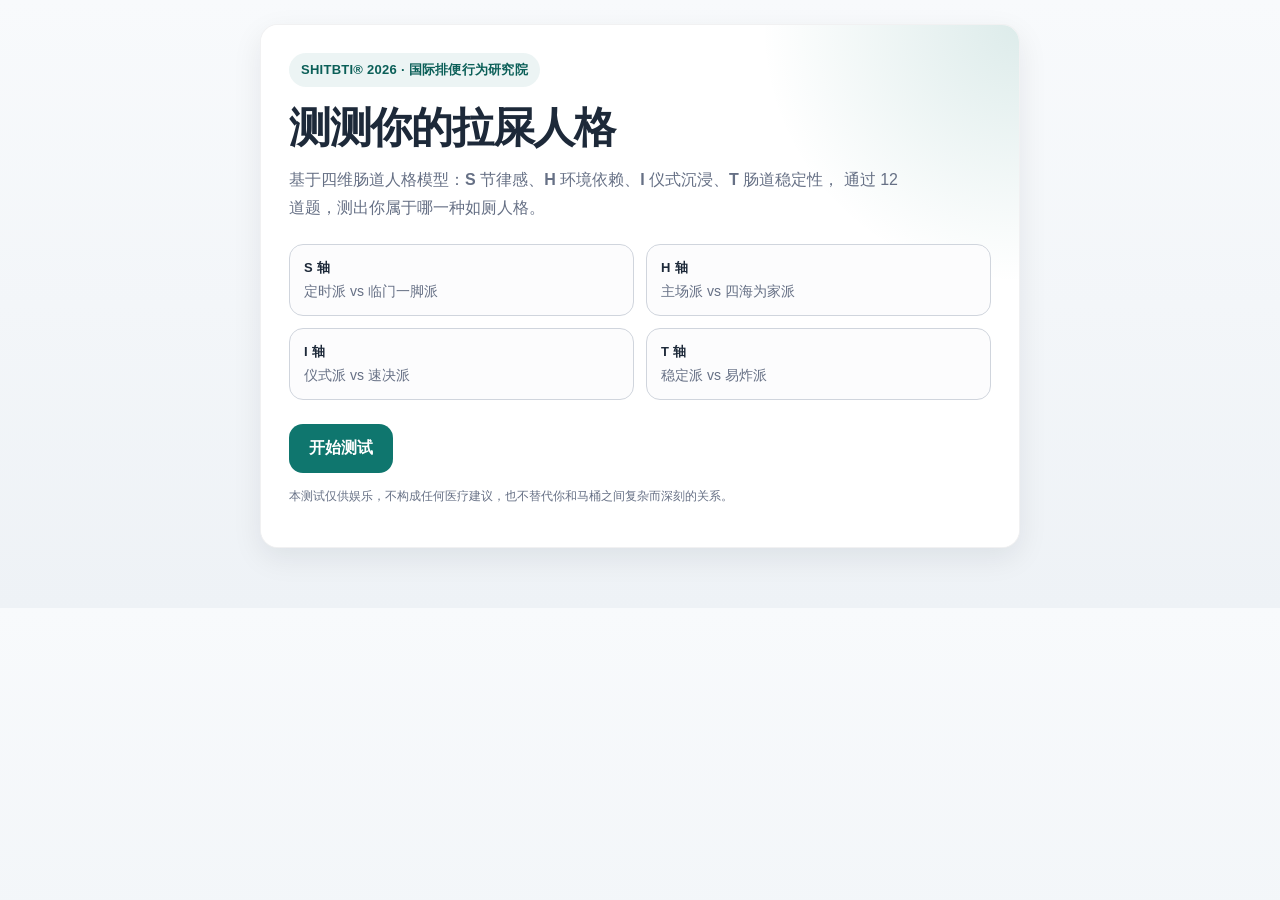
<file: index.html>
<!DOCTYPE html>
<html lang="zh-CN">
<head>
  <meta charset="UTF-8" />
  <meta name="viewport" content="width=device-width, initial-scale=1.0" />
  <title>SHITBTI® 拉屎人格测试</title>
  <meta name="description" content="一个假正经研究机构风的中文趣味人格测试。12 题测出你的 SHITBTI 拉屎人格类型。" />
  <meta name="keywords" content="SHITBTI,拉屎人格测试,趣味测试,H5" />
  <meta name="theme-color" content="#0f766e" />
  <meta property="og:title" content="SHITBTI® 拉屎人格测试" />
  <meta property="og:description" content="基于四维肠道人格模型，3 分钟测出你的如厕人格。" />
  <meta property="og:type" content="website" />
  <meta property="og:image" content="assets/img/og-placeholder.svg" />
  <link rel="icon" href="assets/img/favicon.svg" type="image/svg+xml" />
  <link rel="stylesheet" href="assets/css/styles.css" />
</head>
<body>
  <main class="wrap">
    <section id="screen-home" class="card">
      <div class="hero">
        <div class="badge">SHITBTI® 2026 · 国际排便行为研究院</div>
        <h1>测测你的拉屎人格</h1>
        <p class="sub">
          基于四维肠道人格模型：<strong>S</strong> 节律感、<strong>H</strong> 环境依赖、<strong>I</strong> 仪式沉浸、<strong>T</strong> 肠道稳定性，
          通过 12 道题，测出你属于哪一种如厕人格。
        </p>
        <div class="grid">
          <div class="mini"><strong>S 轴</strong>定时派 vs 临门一脚派</div>
          <div class="mini"><strong>H 轴</strong>主场派 vs 四海为家派</div>
          <div class="mini"><strong>I 轴</strong>仪式派 vs 速决派</div>
          <div class="mini"><strong>T 轴</strong>稳定派 vs 易炸派</div>
        </div>
        <div class="actions">
          <button class="btn-primary" id="start-btn">开始测试</button>
        </div>
        <p class="muted-note">本测试仅供娱乐，不构成任何医疗建议，也不替代你和马桶之间复杂而深刻的关系。</p>
      </div>
    </section>

    <section id="screen-quiz" class="card hidden" aria-live="polite">
      <div class="panel">
        <div class="progress-row">
          <span id="progress-label">第 1 / 12 题</span>
          <span id="scan-text">肠道扫描启动中……</span>
        </div>
        <div class="progress"><div id="progress-bar"></div></div>
        <h2 class="question-title" id="question-title"></h2>
        <p class="question-tip">请选择最像你的那个选项。没有标准答案，只有真实的人类排便生态。</p>
        <div class="options" id="options"></div>
        <div class="status" id="status"></div>
      </div>
    </section>

    <section id="screen-result" class="card hidden">
      <div class="result-head" id="result-card-source">
        <div class="code" id="result-code"></div>
        <h2 class="result-title" id="result-name"></h2>
        <p class="result-summary" id="result-summary"></p>
        <div class="pill-row" id="traits"></div>
      </div>
      <div class="result-body">
        <div class="result-card-grid">
          <div class="block profile-card">
            <h3>测评结果卡</h3>
            <div class="fact-grid">
              <div class="fact-item">
                <span class="fact-label">研究院评级</span>
                <strong class="fact-value" id="result-rarity"></strong>
              </div>
              <div class="fact-item">
                <span class="fact-label">节律偏好</span>
                <strong class="fact-value" id="result-rhythm"></strong>
              </div>
              <div class="fact-item">
                <span class="fact-label">主战场</span>
                <strong class="fact-value" id="result-scene"></strong>
              </div>
              <div class="fact-item">
                <span class="fact-label">执行方式</span>
                <strong class="fact-value" id="result-style"></strong>
              </div>
              <div class="fact-item fact-item--full">
                <span class="fact-label">肠道状态</span>
                <strong class="fact-value" id="result-stability"></strong>
              </div>
            </div>
          </div>

          <div class="block roast-card">
            <h3>损友锐评</h3>
            <p class="roast-text" id="result-roast"></p>
            <div class="advice-chip" id="result-advice"></div>
          </div>
        </div>

        <div class="block">
          <h3>研究院结论</h3>
          <p id="result-description"></p>
        </div>
        <div class="block">
          <h3>群众证词</h3>
          <p id="result-friend"></p>
        </div>
        <div class="block">
          <h3>风险提示</h3>
          <ul id="result-risks"></ul>
        </div>
        <div class="block">
          <h3>行为标签</h3>
          <p id="result-tags"></p>
        </div>

        <div class="block">
          <h3>分享文案版本（A/B）</h3>
          <div class="variant-row" role="group" aria-label="分享文案版本切换">
            <button class="variant-btn is-active" id="variant-a-btn" data-variant="A">版本 A（结果播报）</button>
            <button class="variant-btn" id="variant-b-btn" data-variant="B">版本 B（研究院鉴定书）</button>
          </div>
          <p class="share-preview" id="share-preview"></p>
        </div>

        <div class="footer-actions">
          <button class="btn-primary" id="restart-btn">再测一次</button>
          <button class="btn-secondary" id="copy-btn">复制结果文案</button>
          <button class="btn-secondary" id="share-image-btn">生成分享图</button>
        </div>
        <p class="muted-note">本项目不收集用户隐私数据；分享图仅在你的浏览器本地生成并下载。</p>
      </div>
    </section>
  </main>

  <script src="assets/js/questions.js"></script>
  <script src="assets/js/results.js"></script>
  <script src="assets/js/utils.js"></script>
  <script src="assets/js/app.js"></script>
</body>
</html>
</file>
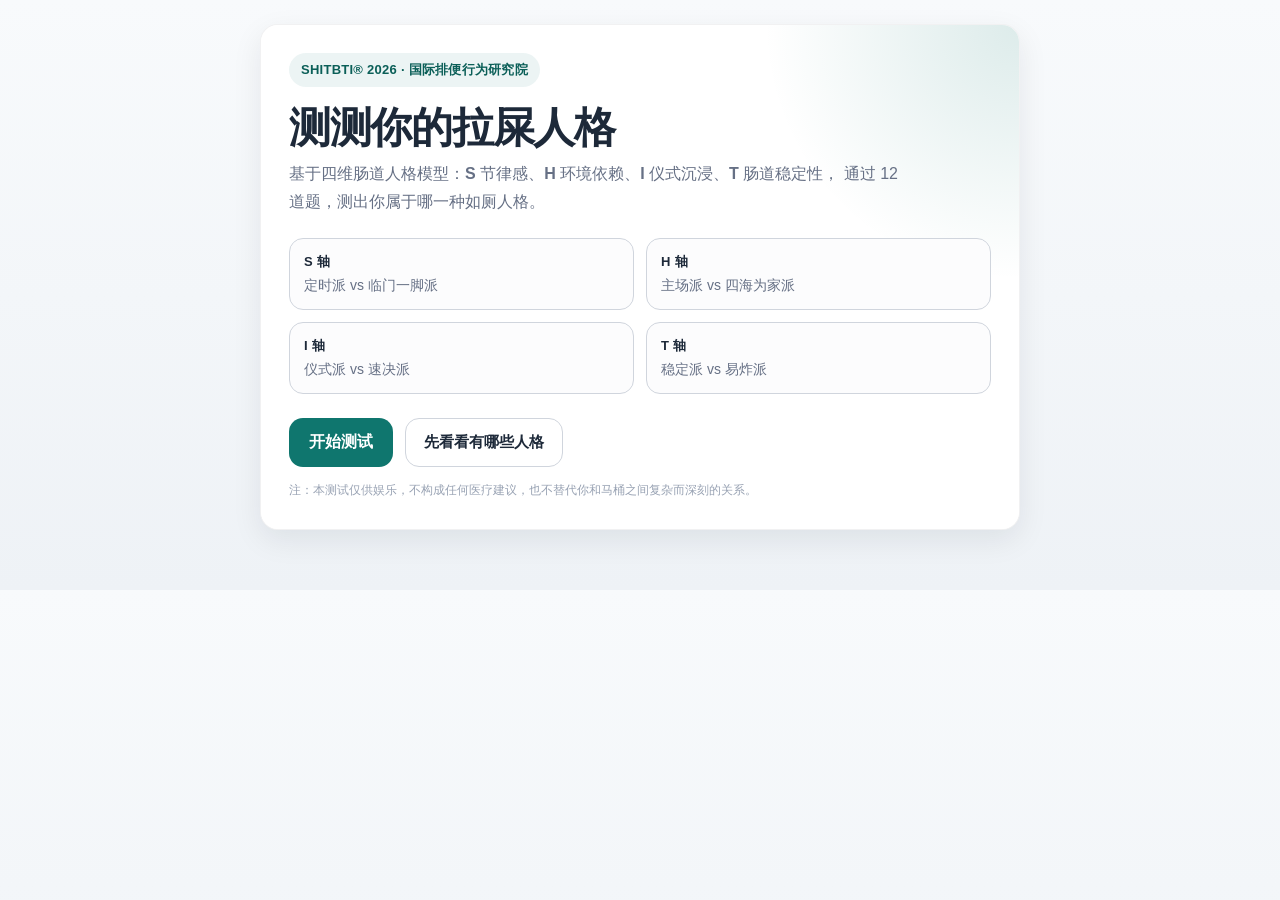
<file: shitbti_h_5_v_1.html>
<!DOCTYPE html>
<html lang="zh-CN">
<head>
  <meta charset="UTF-8" />
  <meta name="viewport" content="width=device-width, initial-scale=1.0" />
  <title>SHITBTI® 拉屎人格测试</title>
  <style>
    :root {
      --bg: #f5f7f8;
      --card: #ffffff;
      --text: #1d2939;
      --muted: #667085;
      --line: #d0d5dd;
      --accent: #0f766e;
      --accent-2: #0b5f58;
      --danger: #7a271a;
      --shadow: 0 10px 30px rgba(16, 24, 40, 0.08);
      --radius: 18px;
    }
    * { box-sizing: border-box; }
    body {
      margin: 0;
      font-family: -apple-system, BlinkMacSystemFont, "Segoe UI", Roboto, "PingFang SC",
        "Hiragino Sans GB", "Microsoft YaHei", sans-serif;
      background: linear-gradient(180deg, #f8fafc 0%, #eef2f6 100%);
      color: var(--text);
    }
    .wrap {
      width: min(760px, calc(100vw - 24px));
      margin: 0 auto;
      padding: 24px 0 60px;
    }
    .card {
      background: var(--card);
      border: 1px solid rgba(16, 24, 40, 0.06);
      border-radius: var(--radius);
      box-shadow: var(--shadow);
      overflow: hidden;
    }
    .hero {
      padding: 28px;
      background: radial-gradient(circle at top right, rgba(15,118,110,0.14), transparent 28%), #fff;
    }
    .badge {
      display: inline-flex;
      align-items: center;
      gap: 8px;
      padding: 8px 12px;
      border-radius: 999px;
      background: rgba(15,118,110,0.08);
      color: var(--accent-2);
      font-size: 13px;
      font-weight: 700;
      letter-spacing: 0.02em;
    }
    h1 {
      margin: 18px 0 10px;
      font-size: clamp(28px, 6vw, 42px);
      line-height: 1.08;
      letter-spacing: -0.03em;
    }
    .sub {
      color: var(--muted);
      font-size: 16px;
      line-height: 1.75;
      max-width: 620px;
    }
    .grid {
      display: grid;
      grid-template-columns: repeat(2, minmax(0, 1fr));
      gap: 12px;
      margin-top: 22px;
    }
    .mini {
      padding: 14px;
      border: 1px solid var(--line);
      border-radius: 14px;
      background: #fcfcfd;
      font-size: 14px;
      color: var(--muted);
    }
    .mini strong {
      display: block;
      color: var(--text);
      margin-bottom: 6px;
      font-size: 13px;
      letter-spacing: 0.02em;
      text-transform: uppercase;
    }
    .actions {
      display: flex;
      flex-wrap: wrap;
      gap: 12px;
      margin-top: 24px;
    }
    button {
      border: none;
      outline: none;
      cursor: pointer;
      transition: 0.2s ease;
    }
    .btn-primary {
      background: var(--accent);
      color: #fff;
      padding: 14px 20px;
      border-radius: 14px;
      font-size: 16px;
      font-weight: 700;
    }
    .btn-primary:hover { background: var(--accent-2); }
    .btn-secondary {
      background: #fff;
      color: var(--text);
      padding: 14px 18px;
      border-radius: 14px;
      border: 1px solid var(--line);
      font-size: 15px;
      font-weight: 600;
    }
    .panel {
      padding: 22px;
      margin-top: 18px;
    }
    .progress-row {
      display: flex;
      justify-content: space-between;
      align-items: center;
      gap: 12px;
      margin-bottom: 14px;
      font-size: 14px;
      color: var(--muted);
    }
    .progress {
      width: 100%;
      height: 10px;
      border-radius: 999px;
      background: #e4e7ec;
      overflow: hidden;
    }
    .progress > div {
      height: 100%;
      width: 0;
      background: linear-gradient(90deg, #0f766e 0%, #14b8a6 100%);
      transition: width 0.25s ease;
    }
    .question-title {
      margin: 16px 0 8px;
      font-size: clamp(22px, 4.6vw, 30px);
      line-height: 1.3;
    }
    .question-tip {
      color: var(--muted);
      font-size: 14px;
      margin-bottom: 18px;
    }
    .options {
      display: grid;
      gap: 12px;
    }
    .option {
      text-align: left;
      width: 100%;
      padding: 16px 16px;
      border-radius: 16px;
      border: 1px solid var(--line);
      background: #fff;
      color: var(--text);
      font-size: 16px;
      line-height: 1.5;
      font-weight: 600;
    }
    .option:hover {
      transform: translateY(-1px);
      border-color: #98a2b3;
      box-shadow: 0 10px 24px rgba(16,24,40,0.06);
    }
    .status {
      margin-top: 14px;
      font-size: 14px;
      color: var(--danger);
      min-height: 20px;
    }
    .result-head {
      padding: 28px 28px 10px;
      border-bottom: 1px solid rgba(16,24,40,0.06);
      background: radial-gradient(circle at top right, rgba(15,118,110,0.14), transparent 28%), #fff;
    }
    .code {
      font-size: 14px;
      font-weight: 800;
      letter-spacing: 0.16em;
      color: var(--accent);
      text-transform: uppercase;
    }
    .result-title {
      margin: 12px 0 6px;
      font-size: clamp(30px, 6vw, 44px);
      line-height: 1.08;
      letter-spacing: -0.03em;
    }
    .result-summary {
      color: var(--muted);
      font-size: 17px;
      line-height: 1.75;
      max-width: 620px;
    }
    .result-body {
      padding: 24px 28px 28px;
      display: grid;
      gap: 14px;
    }
    .block {
      border: 1px solid var(--line);
      border-radius: 16px;
      padding: 16px;
      background: #fcfcfd;
    }
    .block h3 {
      margin: 0 0 10px;
      font-size: 15px;
    }
    .block p, .block li {
      color: var(--muted);
      line-height: 1.8;
      font-size: 15px;
    }
    ul { margin: 0; padding-left: 1.2em; }
    .footer-actions {
      display: flex;
      flex-wrap: wrap;
      gap: 12px;
      margin-top: 8px;
    }
    .hidden { display: none !important; }
    .muted-note {
      font-size: 12px;
      color: #98a2b3;
      margin-top: 14px;
      line-height: 1.6;
    }
    .pill-row {
      display: flex;
      flex-wrap: wrap;
      gap: 10px;
      margin-top: 8px;
    }
    .pill {
      padding: 8px 10px;
      background: rgba(15,118,110,0.08);
      color: var(--accent-2);
      border-radius: 999px;
      font-size: 13px;
      font-weight: 700;
    }
    @media (max-width: 640px) {
      .hero, .panel, .result-head, .result-body { padding-left: 18px; padding-right: 18px; }
      .grid { grid-template-columns: 1fr; }
    }
  </style>
</head>
<body>
  <div class="wrap">
    <section id="screen-home" class="card">
      <div class="hero">
        <div class="badge">SHITBTI® 2026 · 国际排便行为研究院</div>
        <h1>测测你的拉屎人格</h1>
        <div class="sub">
          基于四维肠道人格模型：<strong>S</strong> 节律感、<strong>H</strong> 环境依赖、<strong>I</strong> 仪式沉浸、<strong>T</strong> 肠道稳定性，
          通过 12 道题，测出你属于哪一种如厕人格。
        </div>
        <div class="grid">
          <div class="mini"><strong>S 轴</strong>定时派 vs 临门一脚派</div>
          <div class="mini"><strong>H 轴</strong>主场派 vs 四海为家派</div>
          <div class="mini"><strong>I 轴</strong>仪式派 vs 速决派</div>
          <div class="mini"><strong>T 轴</strong>稳定派 vs 易炸派</div>
        </div>
        <div class="actions">
          <button class="btn-primary" id="start-btn">开始测试</button>
          <button class="btn-secondary" id="preview-results-btn">先看看有哪些人格</button>
        </div>
        <div class="muted-note">注：本测试仅供娱乐，不构成任何医疗建议，也不替代你和马桶之间复杂而深刻的关系。</div>
      </div>
    </section>

    <section id="screen-quiz" class="card hidden" aria-live="polite">
      <div class="panel">
        <div class="progress-row">
          <span id="progress-label">第 1 / 12 题</span>
          <span id="scan-text">肠道扫描启动中……</span>
        </div>
        <div class="progress"><div id="progress-bar"></div></div>
        <h2 class="question-title" id="question-title"></h2>
        <div class="question-tip">请选择最像你的那个选项。没有标准答案，只有真实的人类排便生态。</div>
        <div class="options" id="options"></div>
        <div class="status" id="status"></div>
      </div>
    </section>

    <section id="screen-result" class="card hidden">
      <div class="result-head">
        <div class="code" id="result-code"></div>
        <h2 class="result-title" id="result-name"></h2>
        <div class="result-summary" id="result-summary"></div>
        <div class="pill-row" id="traits"></div>
      </div>
      <div class="result-body">
        <div class="block">
          <h3>人格解析</h3>
          <p id="result-description"></p>
        </div>
        <div class="block">
          <h3>朋友眼中的你</h3>
          <p id="result-friend"></p>
        </div>
        <div class="block">
          <h3>风险提示</h3>
          <ul id="result-risks"></ul>
        </div>
        <div class="block">
          <h3>你的行为标签</h3>
          <p id="result-tags"></p>
        </div>
        <div class="footer-actions">
          <button class="btn-primary" id="restart-btn">再测一次</button>
          <button class="btn-secondary" id="copy-btn">复制结果文案</button>
        </div>
        <div class="muted-note">下一步你可以把这个单文件直接发到 GitHub Pages、Netlify 或 Cloudflare Pages，上线就是一个可访问的 H5。</div>
      </div>
    </section>
  </div>

  <script>
    const questions = [
      {
        title: '你的排便节律更像哪一种？',
        options: [
          { text: '每天大概固定在同一个时间段', score: { S: 2 } },
          { text: '有一点规律，但不至于像打卡', score: { S: 1 } },
          { text: '看吃了什么和当天状态', score: { t: 1, s: 1 } },
          { text: '完全随机，来了就是最后通牒', score: { s: 2 } }
        ]
      },
      {
        title: '最常见的触发时刻是？',
        options: [
          { text: '起床后不久，身体像自动排程', score: { S: 2 } },
          { text: '饭后 / 咖啡后 / 奶茶后', score: { t: 1, s: 1 } },
          { text: '下午某个神秘时间点', score: { S: 1 } },
          { text: '没有固定触发，纯看命', score: { s: 2 } }
        ]
      },
      {
        title: '当便意出现时，你通常会？',
        options: [
          { text: '我早有预感，会提前布局', score: { S: 2, I: 1 } },
          { text: '感觉差不多了，顺路去处理', score: { S: 1, i: 1 } },
          { text: '先忍一会儿，能拖就拖', score: { H: 1, s: 1 } },
          { text: '屎到临头，立刻冲刺', score: { s: 2, t: 1 } }
        ]
      },
      {
        title: '你的理想战场是？',
        options: [
          { text: '只信任自己家的马桶', score: { H: 2 } },
          { text: '公司也行，只要熟悉', score: { H: 1 } },
          { text: '高配商场 / 酒店公厕也能接受', score: { h: 1 } },
          { text: '只要够干净，哪里都能发挥', score: { h: 2 } }
        ]
      },
      {
        title: '你坐下之后通常会？',
        options: [
          { text: '立刻办正事，速战速决', score: { i: 2 } },
          { text: '先刷会儿手机，状态要铺垫', score: { I: 2 } },
          { text: '边拉边沉思，顺便看点东西', score: { I: 2 } },
          { text: '拉完还会坐一会儿冷静一下', score: { I: 1, H: 1 } }
        ]
      },
      {
        title: '单次平均时长更接近？',
        options: [
          { text: '1～3 分钟，我是效率机器', score: { i: 2 } },
          { text: '3～8 分钟，合理、稳定、克制', score: { i: 1, T: 1 } },
          { text: '8～15 分钟，需要完整体验', score: { I: 2 } },
          { text: '15 分钟以上，厕所是我的思考舱', score: { I: 2, H: 1 } }
        ]
      },
      {
        title: '以下哪句话最像你？',
        options: [
          { text: '环境不对，我宁愿先憋着', score: { H: 2 } },
          { text: '流程要完整，不能太仓促', score: { I: 2 } },
          { text: '有感觉就去，没有就算了', score: { h: 1, i: 1 } },
          { text: '我的肠道经常临场发挥', score: { t: 2 } }
        ]
      },
      {
        title: '你对“欣赏作品”的态度是？',
        options: [
          { text: '真男人从不回头看爆炸', score: { i: 2 } },
          { text: '偶尔确认一下健康状态', score: { T: 1, I: 1 } },
          { text: '必看，这是成果验收', score: { I: 2 } },
          { text: '我会综合评估形状、完整度与气势', score: { I: 2, T: 1 } }
        ]
      },
      {
        title: '你最容易被什么触发？',
        options: [
          { text: '基本不被触发，主打稳定输出', score: { T: 2 } },
          { text: '咖啡、奶茶、冰的东西', score: { t: 2 } },
          { text: '辣的、火锅、重油重盐', score: { t: 2 } },
          { text: '情绪波动、紧张、赶时间', score: { t: 2, s: 1 } }
        ]
      },
      {
        title: '你的肠道状态更像？',
        options: [
          { text: '常年稳定，成型顺滑', score: { T: 2 } },
          { text: '偶尔便秘，但整体可控', score: { T: 1, H: 1 } },
          { text: '偶尔蹿稀，存在爆发风险', score: { t: 2 } },
          { text: '便秘与蹿稀反复横跳', score: { t: 2, s: 1 } }
        ]
      },
      {
        title: '外出差旅时，你通常会？',
        options: [
          { text: '依然照常发挥，主打适应力', score: { h: 2, T: 1 } },
          { text: '能拉，但必须挑厕所', score: { H: 1 } },
          { text: '节律会乱掉，最好还是回家', score: { H: 2, S: 1 } },
          { text: '状态很难预测，看当天肠道心情', score: { t: 1, s: 1 } }
        ]
      },
      {
        title: '如果商场突然强烈来意，但厕所排队，你会？',
        options: [
          { text: '死守阵地，排也得排到', score: { H: 1, I: 1 } },
          { text: '迅速寻找其他楼层或备用点位', score: { h: 2 } },
          { text: '先忍一忍，赌自己扛得住', score: { H: 1, s: 1 } },
          { text: '已经来不及了，马上进入一级响应', score: { s: 2, t: 2 } }
        ]
      }
    ];

    const results = {
      SHIT: {
        name: '天选晨拉官',
        summary: '你的人生也许会失控，但你的排便时间不会。',
        description: '你节律稳定、偏爱熟悉环境、流程完整、整体状态也比较健康。你不是在上厕所，你是在完成每日秩序维护。',
        friend: '朋友觉得你神秘消失的时间点比闹钟还准，同事怀疑你每天 9:40 有一个不对外公开的战略会议。',
        risks: ['太依赖固定节律，出差时容易状态失常。', '一旦错过最佳窗口，可能会有轻微情绪波动。'],
        tags: '规律作息 / 主场优势 / 仪式完整 / 稳定输出'
      },
      SHIt: {
        name: '尊贵洁癖王',
        summary: '不是不能拉，只是环境必须配得上你。',
        description: '你对环境要求很高，节律相对稳定，但肠道偶有波动。你信任熟悉的马桶、熟悉的纸、熟悉的空气。',
        friend: '朋友评价你不是在找厕所，而是在筛选合作方。',
        risks: ['过度依赖主场，外出可能憋出战略纵深。', '焦虑时容易加剧便秘或状态混乱。'],
        tags: '环境要求高 / 审美如厕 / 熟悉空间依赖 / 精细化管理'
      },
      SHiT: {
        name: '静默冲锋手',
        summary: '你把排便做成了高效率执行，不拖泥带水。',
        description: '你规律、稳、快，少废话，少铺垫，进入状态就直奔主题。你的人格魅力在于：不内耗、不恋战。',
        friend: '朋友觉得你上厕所像去签收快递，进去、完成、撤离，一气呵成。',
        risks: ['效率过高时，可能忽略了状态观察。', '偶尔会因为太赶而降低体验感。'],
        tags: '效率优先 / 低停留时长 / 规律执行 / 稳定成型'
      },
      SHit: {
        name: '主场突击队',
        summary: '你通常很稳，但偶尔会被肠道打一个措手不及。',
        description: '你偏爱熟悉环境，平时节律尚可，一旦遇到饮食刺激或临场波动，就容易从稳健模式切到战备模式。',
        friend: '朋友说你平时像公务员，发作时像战地记者。',
        risks: ['重口饮食下风险放大。', '对自己“平时很稳”的判断可能过于自信。'],
        tags: '主场作战 / 平时克制 / 临场爆发 / 风险可控'
      },
      sHIT: {
        name: '马桶哲学家',
        summary: '你不只是去排便，你是在厕所里与宇宙对话。',
        description: '你偏临场触发，但对环境挑剔、仪式感强、整体状态尚稳。手机、沉思、发呆、回看作品，这些都是你人格的一部分。',
        friend: '朋友评价你“说去厕所五分钟，结果半小时后才从思想实验中归来”。',
        risks: ['停留时间过长，容易引发腿麻或老板关注。', '手机绑定强，一旦没电会产生灵魂失重。'],
        tags: '沉浸体验 / 手机伴侣 / 主场沉思 / 高仪式感'
      },
      sHIt: {
        name: '末日喷射机',
        summary: '平时安静如鸡，出手就是最后通牒。',
        description: '你触发随机、偏主场依赖、流程不长，但肠道波动感很强。你最大的特点不是勤，而是急。',
        friend: '朋友说你的人生没有预告片，只有突发新闻。',
        risks: ['外出状态下容易进入高压响应。', '饮食踩雷时波动会被放大。'],
        tags: '随机触发 / 警报型选手 / 紧急响应 / 肠道多变'
      },
      sHiT: {
        name: '公厕游击队',
        summary: '你的适应能力比很多人的生活能力都强。',
        description: '你节律不算固定，但执行效率高、环境适应力强、肠道也比较稳定。你不挑战场，只挑时机。',
        friend: '朋友觉得你像一个经验丰富的野外生存专家，任何地点都能迅速完成任务。',
        risks: ['过度自信时可能忽略卫生条件。', '因为太能适应，容易低估长期习惯的影响。'],
        tags: '适应力强 / 外场发挥 / 速决型 / 状态稳定'
      },
      sHit: {
        name: '肠道天气系统',
        summary: '今天晴天，明天雷暴，你自己都未必预测得了。',
        description: '你随机、环境适应度中等偏高、偏速决，但肠道状态起伏明显。你是整个测试里最有戏剧张力的一型。',
        friend: '朋友评价你“看起来风平浪静，其实体内正在形成强对流”。',
        risks: ['饮食、作息、情绪都会放大波动。', '需要比别人更早识别自己的触发因素。'],
        tags: '高波动 / 临场发挥 / 速决撤离 / 难以预测'
      }
    };

    const screens = {
      home: document.getElementById('screen-home'),
      quiz: document.getElementById('screen-quiz'),
      result: document.getElementById('screen-result')
    };

    const el = {
      startBtn: document.getElementById('start-btn'),
      previewResultsBtn: document.getElementById('preview-results-btn'),
      progressLabel: document.getElementById('progress-label'),
      progressBar: document.getElementById('progress-bar'),
      scanText: document.getElementById('scan-text'),
      questionTitle: document.getElementById('question-title'),
      options: document.getElementById('options'),
      status: document.getElementById('status'),
      resultCode: document.getElementById('result-code'),
      resultName: document.getElementById('result-name'),
      resultSummary: document.getElementById('result-summary'),
      resultDescription: document.getElementById('result-description'),
      resultFriend: document.getElementById('result-friend'),
      resultRisks: document.getElementById('result-risks'),
      resultTags: document.getElementById('result-tags'),
      traits: document.getElementById('traits'),
      restartBtn: document.getElementById('restart-btn'),
      copyBtn: document.getElementById('copy-btn')
    };

    const scans = [
      '肠道扫描启动中……',
      '便意信号正在建模……',
      '如厕人格轮廓逐渐清晰……',
      '正在比对全球排便样本……',
      '请勿在分析完成前擅自离开工位……'
    ];

    let currentIndex = 0;
    let scores = resetScores();
    let currentResultText = '';

    function resetScores() {
      return { S: 0, s: 0, H: 0, h: 0, I: 0, i: 0, T: 0, t: 0 };
    }

    function showScreen(name) {
      Object.values(screens).forEach(screen => screen.classList.add('hidden'));
      screens[name].classList.remove('hidden');
      window.scrollTo({ top: 0, behavior: 'smooth' });
    }

    function startQuiz() {
      currentIndex = 0;
      scores = resetScores();
      el.status.textContent = '';
      showScreen('quiz');
      renderQuestion();
    }

    function renderQuestion() {
      const q = questions[currentIndex];
      const progress = ((currentIndex + 1) / questions.length) * 100;
      el.progressLabel.textContent = `第 ${currentIndex + 1} / ${questions.length} 题`;
      el.progressBar.style.width = `${progress}%`;
      el.scanText.textContent = scans[Math.min(Math.floor(currentIndex / 3), scans.length - 1)];
      el.questionTitle.textContent = q.title;
      el.options.innerHTML = '';

      q.options.forEach((opt) => {
        const btn = document.createElement('button');
        btn.className = 'option';
        btn.textContent = opt.text;
        btn.addEventListener('click', () => {
          Object.entries(opt.score).forEach(([k, v]) => { scores[k] += v; });
          currentIndex += 1;
          if (currentIndex < questions.length) {
            renderQuestion();
          } else {
            renderResult();
          }
        });
        el.options.appendChild(btn);
      });
    }

    function buildCode() {
      const S1 = scores.S >= scores.s ? 'S' : 's';
      const H1 = scores.H >= scores.h ? 'H' : 'h';
      const I1 = scores.I >= scores.i ? 'I' : 'i';
      const T1 = scores.T >= scores.t ? 'T' : 't';
      return `${S1}${H1}${I1}${T1}`;
    }

    function getTraits(code) {
      const map = {
        S: '定时派', s: '临门一脚派',
        H: '主场派', h: '四海为家派',
        I: '仪式派', i: '速决派',
        T: '稳定派', t: '易炸派'
      };
      return code.split('').map(c => map[c]);
    }

    function renderResult() {
      const code = buildCode();
      const data = results[code] || results.sHit;
      showScreen('result');
      el.resultCode.textContent = code;
      el.resultName.textContent = data.name;
      el.resultSummary.textContent = data.summary;
      el.resultDescription.textContent = data.description;
      el.resultFriend.textContent = data.friend;
      el.resultTags.textContent = data.tags;
      el.resultRisks.innerHTML = '';
      data.risks.forEach(item => {
        const li = document.createElement('li');
        li.textContent = item;
        el.resultRisks.appendChild(li);
      });
      el.traits.innerHTML = '';
      getTraits(code).forEach(trait => {
        const span = document.createElement('span');
        span.className = 'pill';
        span.textContent = trait;
        el.traits.appendChild(span);
      });
      currentResultText = `我测出来的 SHITBTI 拉屎人格是：${code}｜${data.name}。${data.summary} 你也来测测。`;
    }

    async function copyResult() {
      if (!currentResultText) return;
      try {
        await navigator.clipboard.writeText(currentResultText);
        el.copyBtn.textContent = '已复制';
        setTimeout(() => el.copyBtn.textContent = '复制结果文案', 1400);
      } catch (e) {
        alert('复制失败了，你可以手动复制结果页内容。');
      }
    }

    function previewResults() {
      scores = { S: 2, s: 0, H: 1, h: 0, I: 2, i: 0, T: 2, t: 0 };
      renderResult();
    }

    el.startBtn.addEventListener('click', startQuiz);
    el.previewResultsBtn.addEventListener('click', previewResults);
    el.restartBtn.addEventListener('click', () => {
      el.copyBtn.textContent = '复制结果文案';
      startQuiz();
    });
    el.copyBtn.addEventListener('click', copyResult);
  </script>
</body>
</html>
</file>
<file: assets/css/styles.css>
:root {
  --bg: #f5f7f8;
  --card: #ffffff;
  --text: #1d2939;
  --muted: #667085;
  --line: #d0d5dd;
  --accent: #0f766e;
  --accent-2: #0b5f58;
  --danger: #7a271a;
  --shadow: 0 10px 30px rgba(16, 24, 40, 0.08);
  --radius: 18px;
}

* { box-sizing: border-box; }

body {
  margin: 0;
  font-family: -apple-system, BlinkMacSystemFont, "Segoe UI", Roboto, "PingFang SC", "Hiragino Sans GB", "Microsoft YaHei", sans-serif;
  background: linear-gradient(180deg, #f8fafc 0%, #eef2f6 100%);
  color: var(--text);
}

.wrap {
  width: min(760px, calc(100vw - 24px));
  margin: 0 auto;
  padding: 24px 0 60px;
}

.card {
  background: var(--card);
  border: 1px solid rgba(16, 24, 40, 0.06);
  border-radius: var(--radius);
  box-shadow: var(--shadow);
  overflow: hidden;
}

.hero,
.result-head {
  padding: 28px;
  background: radial-gradient(circle at top right, rgba(15, 118, 110, 0.14), transparent 28%), #fff;
}

.badge {
  display: inline-flex;
  align-items: center;
  gap: 8px;
  padding: 8px 12px;
  border-radius: 999px;
  background: rgba(15, 118, 110, 0.08);
  color: var(--accent-2);
  font-size: 13px;
  font-weight: 700;
  letter-spacing: 0.02em;
}

h1 {
  margin: 18px 0 10px;
  font-size: clamp(28px, 6vw, 42px);
  line-height: 1.08;
  letter-spacing: -0.03em;
}

.sub,
.result-summary {
  color: var(--muted);
  font-size: 16px;
  line-height: 1.75;
  max-width: 620px;
}

.grid {
  display: grid;
  grid-template-columns: repeat(2, minmax(0, 1fr));
  gap: 12px;
  margin-top: 22px;
}

.mini {
  padding: 14px;
  border: 1px solid var(--line);
  border-radius: 14px;
  background: #fcfcfd;
  font-size: 14px;
  color: var(--muted);
}

.mini strong {
  display: block;
  color: var(--text);
  margin-bottom: 6px;
  font-size: 13px;
  letter-spacing: 0.02em;
  text-transform: uppercase;
}

.actions,
.footer-actions {
  display: flex;
  flex-wrap: wrap;
  gap: 12px;
  margin-top: 24px;
}

button {
  border: none;
  outline: none;
  cursor: pointer;
  transition: 0.2s ease;
}

.btn-primary,
.btn-secondary {
  border-radius: 14px;
  font-size: 15px;
  font-weight: 600;
  padding: 14px 18px;
  text-decoration: none;
  display: inline-block;
}

.btn-primary {
  background: var(--accent);
  color: #fff;
  font-size: 16px;
  font-weight: 700;
  padding: 14px 20px;
}

.btn-primary:hover { background: var(--accent-2); }

.btn-secondary {
  background: #fff;
  color: var(--text);
  border: 1px solid var(--line);
}

.panel,
.result-body {
  padding: 22px;
}

.progress-row {
  display: flex;
  justify-content: space-between;
  align-items: center;
  gap: 12px;
  margin-bottom: 14px;
  font-size: 14px;
  color: var(--muted);
}

.progress {
  width: 100%;
  height: 10px;
  border-radius: 999px;
  background: #e4e7ec;
  overflow: hidden;
}

.progress > div {
  height: 100%;
  width: 0;
  background: linear-gradient(90deg, #0f766e 0%, #14b8a6 100%);
  transition: width 0.25s ease;
}

.question-title {
  margin: 16px 0 8px;
  font-size: clamp(22px, 4.6vw, 30px);
  line-height: 1.3;
}

.question-tip,
.block p,
.block li,
.muted-note {
  color: var(--muted);
}

.options {
  display: grid;
  gap: 12px;
}

.option {
  text-align: left;
  width: 100%;
  padding: 16px;
  border-radius: 16px;
  border: 1px solid var(--line);
  background: #fff;
  color: var(--text);
  font-size: 16px;
  line-height: 1.5;
  font-weight: 600;
}

.option:hover {
  transform: translateY(-1px);
  border-color: #98a2b3;
  box-shadow: 0 10px 24px rgba(16, 24, 40, 0.06);
}

.status {
  margin-top: 14px;
  font-size: 14px;
  color: var(--danger);
  min-height: 20px;
}

.result-head {
  border-bottom: 1px solid rgba(16, 24, 40, 0.06);
}

.code {
  font-size: 14px;
  font-weight: 800;
  letter-spacing: 0.16em;
  color: var(--accent);
  text-transform: uppercase;
}

.result-title {
  margin: 12px 0 6px;
  font-size: clamp(30px, 6vw, 44px);
  line-height: 1.08;
  letter-spacing: -0.03em;
}

.result-body {
  display: grid;
  gap: 14px;
}

.block {
  border: 1px solid var(--line);
  border-radius: 16px;
  padding: 16px;
  background: #fcfcfd;
}

.block h3 {
  margin: 0 0 10px;
  font-size: 15px;
}

.result-card-grid {
  display: grid;
  grid-template-columns: 1.4fr 1fr;
  gap: 14px;
}

.profile-card {
  background: linear-gradient(180deg, #ffffff 0%, #f7fbfa 100%);
  border: 1px solid rgba(15, 118, 110, 0.16);
}

.roast-card {
  background: radial-gradient(circle at top right, rgba(15, 118, 110, 0.12), transparent 35%), #ffffff;
  border: 1px solid rgba(15, 118, 110, 0.12);
}

.fact-grid {
  display: grid;
  grid-template-columns: repeat(2, minmax(0, 1fr));
  gap: 12px;
  margin-top: 10px;
}

.fact-item {
  border: 1px solid rgba(208, 213, 221, 0.8);
  border-radius: 14px;
  background: #fff;
  padding: 12px;
}

.fact-item--full {
  grid-column: 1 / -1;
}

.fact-label {
  display: block;
  font-size: 12px;
  font-weight: 700;
  letter-spacing: 0.02em;
  color: var(--muted);
  margin-bottom: 6px;
}

.fact-value {
  display: block;
  color: var(--text);
  line-height: 1.6;
  font-size: 14px;
}

.roast-text {
  margin: 0;
  color: var(--text);
  font-size: 18px;
  line-height: 1.7;
  font-weight: 600;
}

.advice-chip {
  margin-top: 14px;
  padding: 12px 14px;
  border-radius: 14px;
  background: rgba(15, 118, 110, 0.08);
  color: var(--accent-2);
  font-size: 14px;
  line-height: 1.7;
  font-weight: 600;
}

.variant-row {
  display: flex;
  gap: 8px;
  flex-wrap: wrap;
}

.variant-btn {
  border: 1px solid var(--line);
  background: #fff;
  color: var(--text);
  padding: 8px 10px;
  border-radius: 999px;
  font-size: 13px;
}

.variant-btn.is-active {
  background: rgba(15, 118, 110, 0.1);
  color: var(--accent-2);
  border-color: #86cdc6;
}

.share-preview {
  margin-top: 12px;
  padding: 12px;
  border: 1px dashed var(--line);
  border-radius: 10px;
  font-size: 14px;
  line-height: 1.8;
  white-space: pre-wrap;
  background: #fff;
}

ul { margin: 0; padding-left: 1.2em; }

.hidden { display: none !important; }

.muted-note {
  font-size: 12px;
  margin-top: 14px;
  line-height: 1.6;
}

.pill-row {
  display: flex;
  flex-wrap: wrap;
  gap: 10px;
  margin-top: 8px;
}

.pill {
  padding: 8px 10px;
  background: rgba(15, 118, 110, 0.08);
  color: var(--accent-2);
  border-radius: 999px;
  font-size: 13px;
  font-weight: 700;
}

@media (max-width: 640px) {
  .hero,
  .panel,
  .result-head,
  .result-body {
    padding-left: 18px;
    padding-right: 18px;
  }

  .grid,
  .result-card-grid,
  .fact-grid {
    grid-template-columns: 1fr;
  }

  .fact-item--full {
    grid-column: auto;
  }
}
</file>
